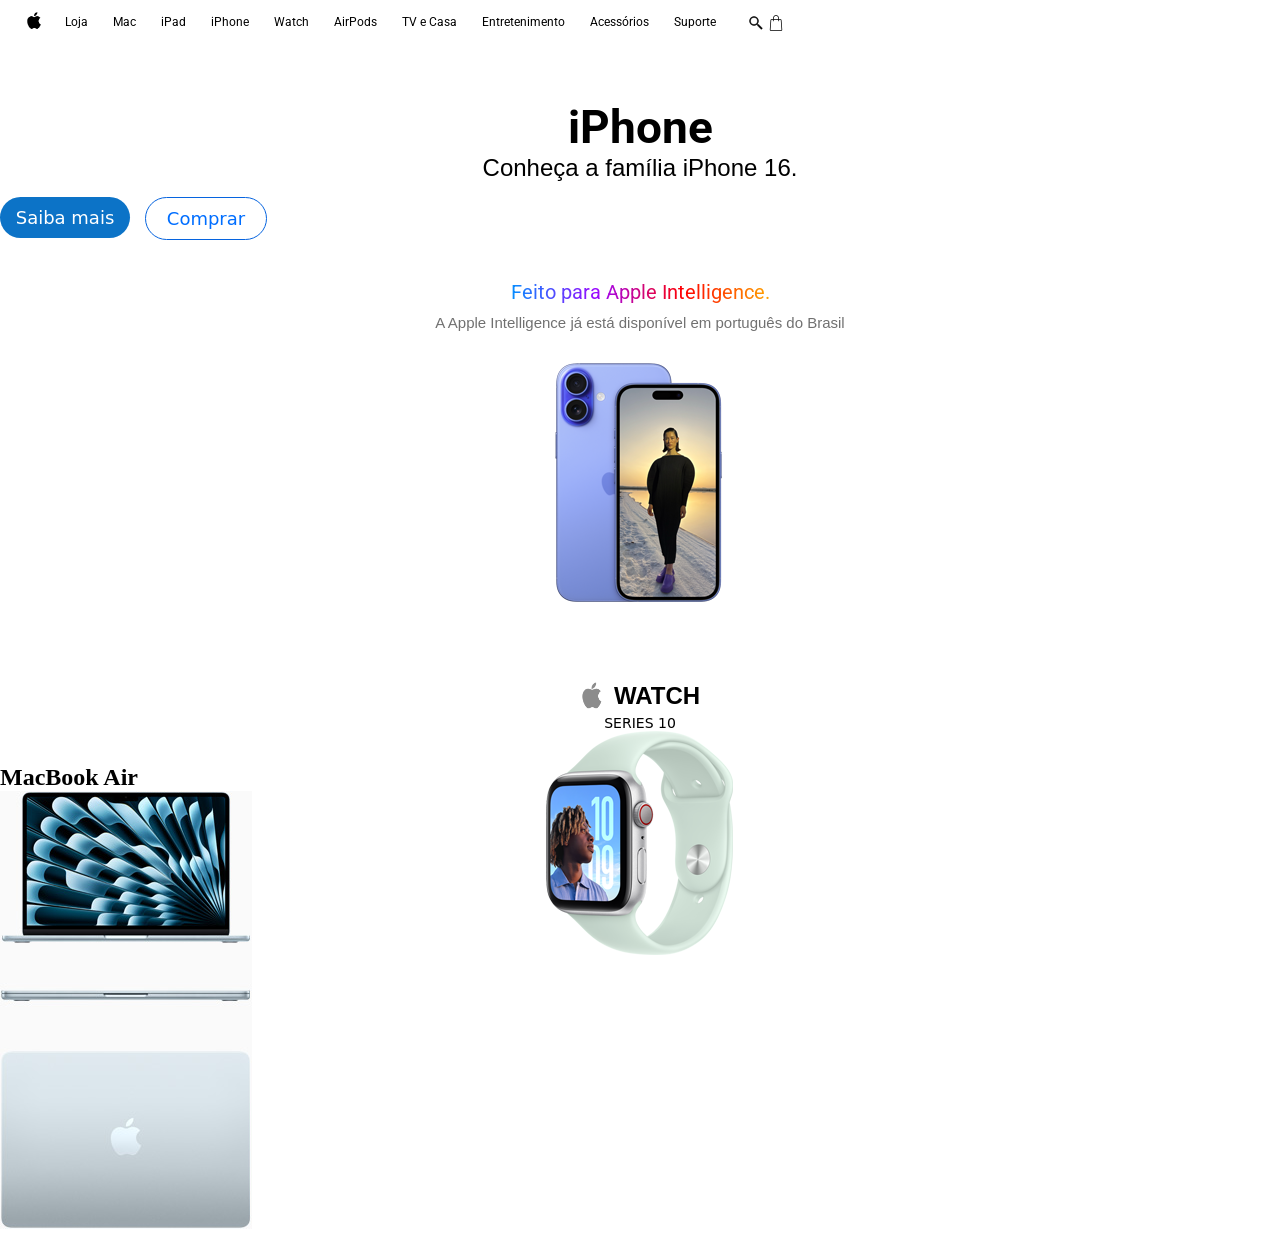
<file: index.html>
<!DOCTYPE html>
<html lang="pt-br">

<head>
    <meta charset="UTF-8">
    <meta name="viewport" content="width=device-width, initial-scale=1.0">
    <title>Apple Store</title>
    <link rel="shortcut icon" href="img/pngegg.png" type="image/x-icon">
    <link rel="stylesheet" href="fontes/font.css">
    <link rel="stylesheet" href="estilizacao/estilos.css">
    <link rel="stylesheet" href="mediaqueries/mediaquery.css">
</head>

<body>
    <header>
        <div class="principal">

            <div class="menu">
                <img src="img/icons8-mac-os-30.png" alt="lgapple" width="18px">
            </div>

            <div class="menu">
                <ul>
                    <a href="">
                        <li>Loja</li>
                    </a>
                    <a href="">
                        <li>Mac</li>
                    </a>
                    <a href="">
                        <li>iPad</li>
                    </a>
                    <a href="">
                        <li>iPhone</li>
                    </a>
                    <a href="">
                        <li>Watch</li>
                    </a>
                    <a href="">
                        <li>AirPods</li>
                    </a>
                    <a href="">
                        <li>TV e Casa</li>
                    </a>
                    <a href="">
                        <li>Entretenimento</li>
                    </a>
                    <a href="">
                        <li>Acessórios</li>
                    </a>
                    <a href="">
                        <li>Suporte</li>
                    </a>
                </ul>
            </div>
            <div class="menu2">
                <div class="mn">
                    <a href=""><img src="img/icons8-pesquisar-24.png" alt="pesq" width="16px"></a>
                    <a href=""><img src="img/icons8-saco-de-papel-64.png" alt="spapel" width="16px"></a>
                </div>
            </div>
        </div>
    </header>

    <main>

        <section>
            <div class="conteudo1">
                <div class="ipn">
                    <h1>iPhone</h1>
                    <h2>Conheça a família iPhone 16.</h2>
                </div>
                <div class="conteudo1-btn">
                    <ul>
                        <a href="">
                            <li class="li1">Saiba mais</li>
                        </a>
                        <a href="">
                            <li class="li2">Comprar</li>
                        </a>
                    </ul>
                </div>
            </div>
            <div class="conteudo2">
                <a href="">Feito para Apple Intelligence.</a>
                <p>A Apple Intelligence já está disponível em português do Brasil</p>
                <img src="img/iphone_16__c5bvots96jee_large.png" alt="">
            </div>

            <div class="watch">
                <img src="img/icons8-mac-os-50.png" alt="" width="24px">
                <h1>WATCH</h1>
            </div>

            <div class="namewatch">

                <h2>SERIES 10</h2>
            </div>
            <div class="applewatch">
                <img src="img/product_se__dvo4qrn37no2_small.png" alt="">
            </div>

             <div class="macbook">
                <h1>MacBook Air</h1>
                <img src="img/macbook.jpg" alt="mac">
            </div> 
        </section>


    </main>
</body>

</html>
</file>
<file: fontes/font.css>
@import url('https://fonts.googleapis.com/css2?family=Roboto:ital,wght@0,100..900;1,100..900&display=swap');
@import url('https://fonts.googleapis.com/css2?family=Open+Sans:ital,wght@0,300..800;1,300..800&display=swap');
</file>
<file: estilizacao/estilos.css>
* {
    padding: 0;
    margin: 0;
    list-style: none;
}

.menu img {
    position: relative;
    bottom: 3px;
    left: 10px;
}

.principal {
    position: fixed;
    display: flex;
    gap: 32px;
    padding: 15px;
    z-index: 9999;

}


.menu ul {
    display: flex;
    gap: 25px;
    font-size: 12px;
    font-family: "Roboto", sans-serif;
    font-weight: 400;



}

.menu a {
    text-decoration: none;
    color: rgb(0, 0, 0);
}

.menu2 {
    display: flex;
    gap: 20px;
}

/* conteudo do site */

.conteudo1 {
    position: relative;
    top: 100px;
    text-align: center;
}

.conteudo1 .ipn h1 {
    font-family: "Roboto", sans-serif;
    font-size: 46px;
}

.conteudo1 .ipn h2 {
    font-family: Arial, Helvetica, sans-serif;
    font-weight: 100;
}

.conteudo1-btn ul {
    display: flex;
    gap: 15px;
    justify-self: center;
    margin: 15px 0px;
}

.conteudo1-btn .li1 {
    font-size: 18px;
    background-color: rgb(12, 115, 199);
    padding: 10px;
    width: 110px;
    border-radius: 30px;
    color: white;
    font-family: system-ui, -apple-system, BlinkMacSystemFont, 'Segoe UI', Roboto, Oxygen, Ubuntu, Cantarell, 'Open Sans', 'Helvetica Neue', sans-serif;

}

.conteudo1-btn ul a {
    text-decoration: none;
}

.conteudo1-btn .li2 {
    border: 1px solid rgb(6, 100, 223);
    background-color: rgb(255, 255, 255);
    padding: 10px;
    width: 100px;
    color: rgb(0, 110, 255);
    border-radius: 25px;
    font-family: system-ui, -apple-system, BlinkMacSystemFont, 'Segoe UI', Roboto, Oxygen, Ubuntu, Cantarell, 'Open Sans', 'Helvetica Neue', sans-serif;
    font-size: 18px;
}

.conteudo2 img {
    position: relative;

}

.conteudo2 a {
    text-decoration: none;
}

.conteudo2 a {
    font-family: "Roboto", sans-serif;
    background: linear-gradient(to right, #058fff, #9d09ff, red, orange);
    background-clip: text;
    -webkit-text-fill-color: transparent;
    font-size: 20px;
}

.conteudo2 p {
    font-family: Arial, Helvetica, sans-serif;
    font-size: 15px;
    color: rgba(0, 0, 0, 0.562);
    margin: 10px 0px;
}

.conteudo2 {
    text-align: center;
    position: relative;
    top: 125px;
}

.li1 {
    cursor: pointer;
}

.li2 {
    cursor: pointer;
}


.watch {
    display: flex;
    justify-content: center;
    position: relative;
    top: 200px;
    gap: 10px;
}

.watch h1 {
    font-family: Arial, Helvetica, sans-serif;
}

.namewatch h2 {
    position: relative;
    top: 205px;
    text-align: center;
    font-family: system-ui, -apple-system, BlinkMacSystemFont, 'Segoe UI', Roboto, Oxygen, Ubuntu, Cantarell, 'Open Sans', 'Helvetica Neue', sans-serif;
    font-size: 14px;
    font-weight: 500;


}

.applewatch {
    position: relative;
    top: 200px;
    text-align: center;
    margin: 0 auto;
}


a:focus {
    outline: none;
    box-shadow: none
        /* um efeito mais sutil e estilizado */
}
</file>
<file: mediaqueries/mediaquery.css>
@media (min-width: 0px) and (max-width: 768px) {

    .principal ul {
        display: none;
        margin: 0 100px;
    }

    .principal .mn {
    display: flex;
    gap: 30px;
    margin: 0 30px;
    }

    .conteudo1-btn ul{
    display: flex;
    justify-content: center;
    }

    .conteudo1-btn {
    text-align: center;
    margin: 0 auto;
    }

    .conteudo1-btn li {
      text-decoration: none;
    }
    
    .conteudo1-btn .li2:hover {
    background-color: rgb(12, 115, 199);
    color: white;
    transition: 0.3s;
    }

    .principal {
     background-color: rgba(255, 255, 255, 0.692);
     width: 100%;
     height: 10px;
    }

    .namewatch h2 {
      position: relative;
      left: 192px;
      width: 120px;
    }

    .applewatch { 
    margin: 15px 0;
    }


    .macbook img {
    margin-top: 320px;
    }

    .macbook {
    text-align: center;
    }

    .macbook h1 {
    position: relative;
    top: 290px;
    font-size: 36px;
    font-family: "Roboto", sans-serif;
    color: rgb(65, 65, 65);
    }
}
</file>
